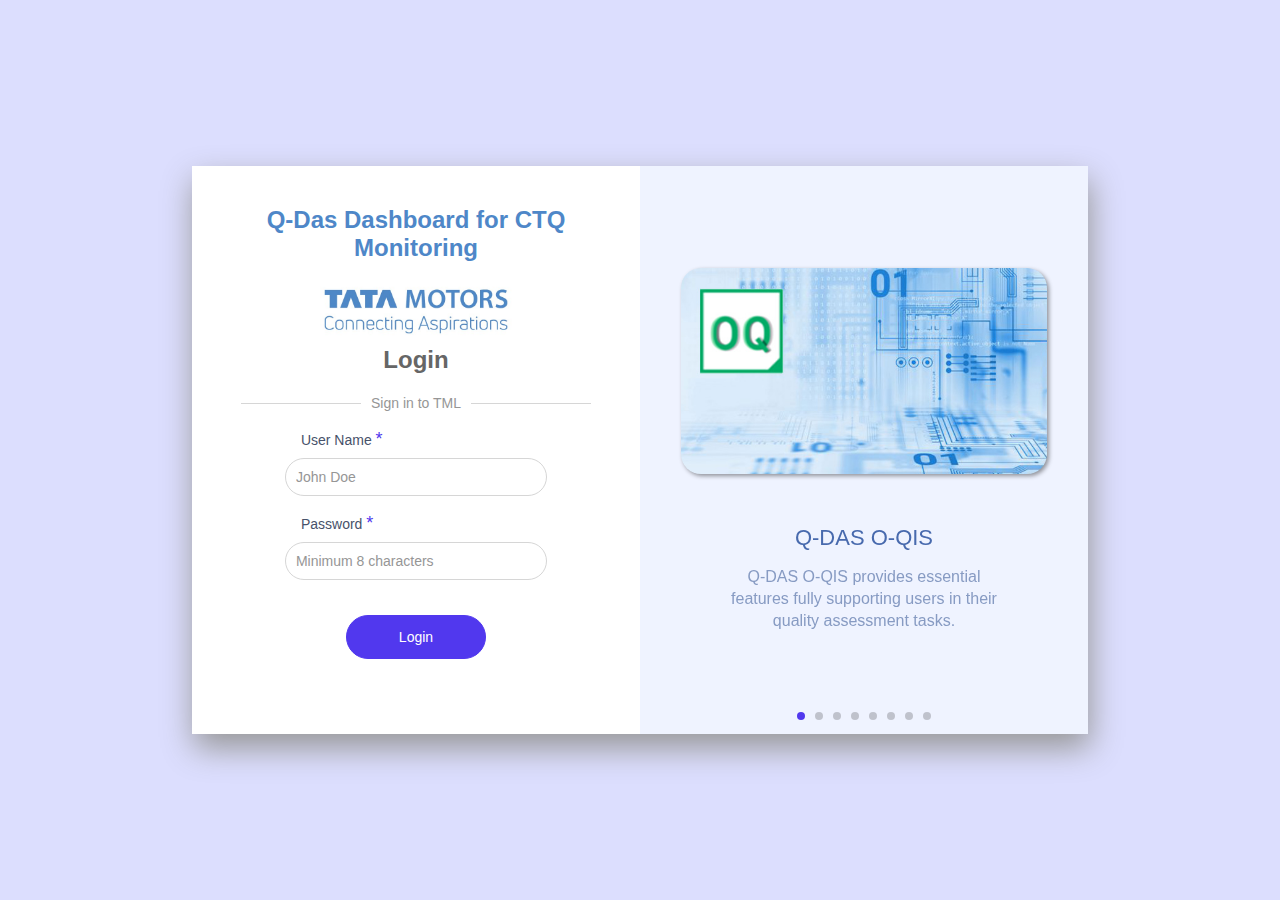
<file: 1_dotnetWebService/AssetStorage/TML/signin/index.html>
<!DOCTYPE html>
<html lang="en">
<head>
    <meta charset="UTF-8">
    <meta name="viewport" content="width=device-width, initial-scale=1.0">
    <title>QDAS Analytics Dashboard</title>
    <link rel="stylesheet" href="./style.css">
    <link rel="stylesheet" href="./asset/swiper.css">
</head>
<body>
    <!-- https://dribbble.com/shots/15392711-Dashboard-Login-Sign-Up/-->
    <div class="Main_container">

        <div class="login-container">
            <div class="login-form">
                <div class="header">
                    <h2>Q-Das Dashboard for CTQ Monitoring</h2>
                </div>
                <div class="login-form-inner">
                    <div class="logo"><img src="./asset/Logo.jpg" width="60%" alt=""></div>
                    <h1 style="text-align: center;font-size: 1.5rem;color: #666;">Login</h1>
                  
                    <div class="sign-in-seperator">
                        <span>Sign in to TML</span>
                    </div>

                    <div class="login-form-group">
                        <label for="username">User Name <span class="required-star">*</span></label>
                        <input type="text" placeholder="John Doe" id="username" required>
                    </div>
                    <div class="login-form-group" >
                        <label for="pwd">Password <span class="required-star">*</span></label>
                        <input autocomplete="off" type="password" placeholder="Minimum 8 characters" id="pwd" required >
                    </div>
                    <div class="LogIn" onclick="ValidateUser()">
                        <!--../CVBU/index.html-->
                        <a  class="rounded-button login-cta" style="cursor:pointer">Login</a>
                    </div>

                    <div class="register-div">
                        <!-- Not registered yet? <a href="#" class="link create-account" -link>Create an account ?</a> -->
                    </div>
                </div>

            </div>
            <div class="onboarding">
                <div class="swiper-container">
                    <div class="swiper-wrapper">
                        <div class="swiper-slide color-1">
                            <div class="slide-image">
                                <a href="https://www.q-das.com/en/products/software/q-das-o-qis-real-time-visualisation-1"> <img src="./asset/img/Q-DAS-O-QIS.jpg" loading="lazy" alt="" /></a>
                            </div>
                            <div class="slide-content">
                                <h2>Q-DAS O-QIS </h2>
                                <p>Q-DAS O-QIS provides essential features fully supporting users in their quality assessment tasks.</p>
                            </div>
                        </div>
                        <div class="swiper-slide color-1">
                            <div class="slide-image">
                                <a href="https://www.q-das.com/en/products/software/q-das-qs-stat-process-qualification-1"> <img src="./asset/img/Q-DAS-qs-STAT.jpg" loading="lazy" alt="" /></a>
                            </div>
                            <div class="slide-content">
                                <h2>Q-DAS qs-STAT</h2>
                                <p>Q-DAS qs-STAT is a software package designed to evaluate and assess production-relevant quality information statistically.</p>
                            </div>
                        </div>

                        <div class="swiper-slide color-1">
                            <div class="slide-image">
                                <a href="https://www.q-das.com/en/products/software/q-das-procella-process-control"> <img src="./asset/img/Q-DAS-procella-Process-Control.jpg" loading="lazy" alt="" /></a>
                            </div>
                            <div class="slide-content">
                                <h2>
                                    Q-DAS procella
                                </h2>
                                <p>Q-DAS procella is a statistical process control software enabling recording of measured values and identification of trends.</p>
                            </div>
                        </div>
                        <div class="swiper-slide color-1">
                            <div class="slide-image">
                                <a href="https://hexagon.com/products/product-groups/measurement-inspection-software/3d-data-management/q-das-emma"> <img src="./asset/img/Q-DAS-eMMA-Assembler.jpg" loading="lazy" alt="" /></a>
                            </div>
                            <div class="slide-content">
                                <h2>
                                    Q-DAS eMMA
                                </h2>
                                <p>The Q-DAS eMMA software suite for dimensional data management, quality planning and analytics brings product development and measurement technology closer together.</p>
                            </div>
                        </div>
                        <div class="swiper-slide color-1">
                            <div class="slide-image">
                                <a href="https://www.q-das.com/en/products/software/q-das-destra-statistical-package"> <img src="./asset/img/Q-DAS destra.jpg" loading="lazy" alt="" /></a>
                            </div>
                            <div class="slide-content">
                                <h2>
                                    Q-DAS destra
                                </h2>
                                <p>Q-DAS destra is a process optimisation tool that employs a rich set of statistical methods to optimise process conditions.</p>
                            </div>
                        </div>
                        <div class="swiper-slide color-1">
                            <div class="slide-image">
                                <a href="https://www.q-das.com/en/products/software/q-das-solaramp-inspection-process-2"> <img src="./asset/img/Q-DAS-solaraMP.jpg" loading="lazy" alt="" /></a>
                            </div>
                            <div class="slide-content">
                                <h2>Q-DAS solara.MP</h2>
                                <p>Q-DAS solara.MP conducts necessary capability studies to establish measurement system capability.</p>
                            </div>
                        </div>
                        <div class="swiper-slide color-1">
                            <div class="slide-image">
                                <a href="https://www.q-das.com/en/products/software/q-das-vidara-design-of-experiments"> <img src="./asset/img/Q-DAS-vidara-Design.jpg" loading="lazy" alt="" /></a>
                            </div>
                            <div class="slide-content">
                                <h2>Q-DAS vidara </h2>
                                <p>Q-DAS vidara is a statistical software for design of experiments, variance and regression analysis and reliability analysis.</p>
                            </div>
                        </div>
                        <div class="swiper-slide color-1">
                            <div class="slide-image">
                                <a href="https://www.q-das.com/en/products/software/q-das-o-qis-real-time-visualisation-1"> <img src="./asset/img/Q-DAS-M-QIS.jpg" loading="lazy" alt="" /></a>
                            </div>
                            <div class="slide-content">
                                <h2>Q-DAS M-QIS  </h2>
                                <p>Q-DAS M-QIS processes quality information and increases the transparency of workflows, processes and business transactions.</p>
                            </div>
                        </div>

                    </div>
                    <!-- Add Pagination -->
                    <div class="swiper-pagination"></div>
                </div>
            </div>
        </div>
    </div>
    <!-- <script src="https://cdnjs.cloudflare.com/ajax/libs/Swiper/3.3.0/js/swiper.min.js"></script> -->
    <script src="../../JS/jquery-1.9.1.min.js"></script>
    <script src="./asset/swiper.min.js"></script>
    <script src="./index.js"></script>

</body>
</html>
</file>
<file: 1_dotnetWebService/AssetStorage/TML/signin/style.css>
/*@import url("https://fonts.googleapis.com/css2?family=Roboto:300,400,500,700,900|Roboto+Slab:400,700");*/

:root {
    --bodybg: #dcdefe;
    --primary-color: #5138ee;
    --grey: #d6d6d6;
    --placeholder: #969696;
    --white: #fff;
    --text: #333;
    --slider-bg: #eff3ff;
    --login-cta-hover: #1f0098;
}

* {
    margin: 0;
    padding: 0;
}

.Main_container {
    background: var(--bodybg);
    font-family: "Roboto", sans-serif;
    height: 100vh;
    display: flex;
}

.header h2 {
    flex-direction: column;
    text-align: center;
    font-family: "Roboto", sans-serif;
    /* font-size: 30px; */
    margin-bottom: 20px;
    color: #4e87c8;
    /* letter-spacing: 2px; */
}

.login-container {
    display: flex;
    max-width: 70%;
    background: var(--white);
    margin: auto;
    width: 100%;
    min-width: 320px;
    filter: drop-shadow(2px 14px 16px var(--placeholder));
}

.logo {
    display: flex;
    justify-content: center;
    align-items: center;
}

.login-container .logo img {
    width: 55%;
    fill: var(--primary-color);
}

.login-container .login-form {
    width: 40%;
    box-sizing: border-box;
    padding: 40px;
    display: flex;
    flex-direction: column;
    align-items: center;
    flex: 1;
}

    .login-container .login-form .login-form-inner {
        max-width: 380px;
        width: 95%;
    }

    .login-container .login-form .google-login-button .google-icon svg {
        height: 20px;
        display: flex;
        margin-right: 10px;
    }

    .login-container .login-form .google-login-button {
        color: var(--text);
        border: 1px solid var(--grey);
        margin: 40px 0 20px;
    }

    .login-container .login-form .sign-in-seperator {
        text-align: center;
        color: var(--placeholder);
        position: relative;
        margin: 20px 0 20px;
    }

        .login-container .login-form .sign-in-seperator span {
            background: var(--white);
            z-index: 1;
            position: relative;
            padding: 0 10px;
            font-size: 14px;
        }

        .login-container .login-form .sign-in-seperator:after {
            content: "";
            position: absolute;
            width: 100%;
            height: 1px;
            background: var(--grey);
            left: 0;
            top: 50%;
            z-index: 0;
        }

    .login-container .login-form .login-form-group {
        position: relative;
        display: flex;
        flex-direction: column;
        margin: 20px auto;
        width: 75%;
    }

        .login-container .login-form .login-form-group label {
            font-size: 14px;
            font-weight: 500;
            /* color: var(--text); */
            color: #47526a;
            margin-bottom: 10px;
        }

        .login-container .login-form .login-form-group input {
            padding: 10px 10px;
            box-sizing: border-box;
            border: 1px solid var(--grey);
            border-radius: 50px;
            font-family: "Raleway", sans-serif;
            font-weight: 600;
            font-size: 14px;
            color: var(--text);
            transition: linear 0.2s;
        }

            .login-container .login-form .login-form-group input:focus {
                outline: none;
                border: 1px solid var(--primary-color);
            }

            .login-container
            .login-form
            .login-form-group
            input::-webkit-input-placeholder {
                color: var(--placeholder);
                font-weight: 300;
                font-size: 14px;
            }

        .login-container .login-form .login-form-group.single-row {
            flex-direction: row;
            justify-content: space-between;
            padding-top: 5px;
            margin-bottom: 0;
        }

    /* custom checkbox */
    .login-container .login-form .custom-check input[type="checkbox"] {
        height: 20px;
        width: 20px;
        margin: 0;
        padding: 0;
        opacity: 1;
        appearance: none;
        border: 2px solid var(--primary-color);
        border-radius: 3px;
        background: var(--white);
        position: relative;
        margin-right: 10px;
        cursor: pointer;
    }

        .login-container .login-form .custom-check input[type="checkbox"]:checked {
            border: 2px solid var(--primary-color);
            background: var(--primary-color);
        }

            .login-container
            .login-form
            .custom-check
            input[type="checkbox"]:checked:before,
            .login-container
            .login-form
            .custom-check
            input[type="checkbox"]:checked:after {
                content: "";
                position: absolute;
                height: 2px;
                background: var(--white);
            }

            .login-container
            .login-form
            .custom-check
            input[type="checkbox"]:checked:before {
                width: 8px;
                top: 11px;
                left: 0px;
                transform: rotate(44deg);
            }

            .login-container
            .login-form
            .custom-check
            input[type="checkbox"]:checked:after {
                width: 14px;
                top: 8px;
                left: 3px;
                transform: rotate(-55deg);
            }

        .login-container .login-form .custom-check input[type="checkbox"]:focus {
            outline: none;
        }

    .login-container .login-form .custom-check {
        display: flex;
        align-items: center;
        justify-content: center;
    }

        .login-container .login-form .custom-check label {
            margin: 0;
            /* color: var(--text); */
            color: #47526a;
            font-size: 14px;
            font-weight: 500;
            cursor: pointer;
        }

    .login-container .login-form .link {
        color: var(--primary-color);
        font-weight: 700;
        text-decoration: none;
        font-size: 14px;
    }

        .login-container .login-form .link:hover {
            text-decoration: underline;
        }

    .login-container .login-form .login-cta {
        color: var(--white);
        width: 40%;
        text-decoration: none;
        border: 1px solid var(--primary-color);
        margin: 15px 0 35px;
        background: var(--primary-color);
        transition: .3s linear;
    }

label {
    margin-left: 1rem;
}

#username:focus {
    transform: scale(1.02);
    filter: drop-shadow(0 10px 5px var(--grey));
}

#pwd:focus {
    transform: scale(1.02);
    filter: drop-shadow(0 10px 5px var(--grey));
}

.LogIn {
    display: flex;
    justify-content: center;
    align-items: center;
}

.login-container .login-form .login-cta:hover {
    background: var(--login-cta-hover);
    width: 45%;
}

.login-container .onboarding {
    flex: 1;
    background: var(--slider-bg);
    display: none;
    width: 50%;
}

.login-container .login-form .login-form-group label .required-star {
    color: var(--primary-color);
    font-size: 18px;
    line-height: 10px;
}

.login-container .rounded-button {
    display: flex;
    width: 100%;
    text-decoration: none;
    border-radius: 50px;
    padding: 13px 20px;
    box-sizing: border-box;
    justify-content: center;
    font-size: 14px;
    font-weight: 500;
    align-items: center;
    transition: linear 0.2s;
}

    .login-container .rounded-button:hover {
        box-shadow: 0px 0px 4px 0px var(--grey);
    }

.login-container .body-text {
    font-size: 14px;
    font-weight: 500;
    color: var(--text);
}

.login-container .onboarding .swiper-container {
    width: 100%;
    height: 100%;
    margin-left: auto;
    margin-right: auto;
}

.login-container .onboarding .swiper-slide {
    text-align: center;
    font-size: 18px;
    font-weight: 400;
    color: var(--text);
    /* Center slide text vertically */
    display: -webkit-box;
    display: -ms-flexbox;
    display: -webkit-flex;
    display: flex;
    -webkit-box-pack: center;
    -ms-flex-pack: center;
    -webkit-justify-content: center;
    justify-content: center;
    -webkit-box-align: center;
    -ms-flex-align: center;
    -webkit-align-items: center;
    align-items: center;
}

.login-container .onboarding .swiper-pagination-bullet-active {
    background-color: var(--primary-color);
}

.login-container .onboarding .swiper-slide {
    flex-direction: column;
    display: flex;
}

    .login-container .onboarding .swiper-slide .slide-image img {
        width: 100%;
        height: 80%;
    }

.slide-image img {
    border-radius: 20px;
    transform: scale(1);
    cursor: pointer;
    filter: drop-shadow(2px 2px 2px #0006);
    transition: .3s ease-in-out;
}

    .slide-image img:hover {
        filter: drop-shadow(5px 5px 5px #0006);
        transform: scale(1.1);
    }

.login-container .onboarding .slide-content {
    width: 60%;
}

    .login-container .onboarding .slide-content h2 {
        font-size: 22px;
        color: #486aae;
        font-weight: 500;
        margin-bottom: 15px;
    }

    .login-container .onboarding .slide-content p {
        font-size: 16px;
        color: #879bc3;
        line-height: 22px;
        font-weight: 300;
    }

.swiper-pagination-fraction,
.swiper-pagination-custom,
.swiper-container-horizontal > .swiper-pagination-bullets {
    bottom: 30px;
}

.login-container .login-form .login-form-inner h1 {
    /* margin-bottom: 20px; */
    margin-top: 10px;
}

@media screen and (min-width: 768px) {
    .login-container .onboarding {
        display: flex;
    }
}

@media screen and (max-width: 767px) {
    .login-container {
        height: 100vh;
    }
}

@media screen and (width: 768px) {
    .login-container .onboarding {
        order: 0;
    }

    .login-container .login-form {
        order: 1;
    }

    .login-container {
        height: 100vh;
    }
}

@media screen and (max-width: 420px) {
    .login-container .login-form {
        padding: 20px;
    }

    .login-container .login-form-group {
        margin-bottom: 16px;
    }

    .login-container {
        margin: 0;
    }
}
</file>
